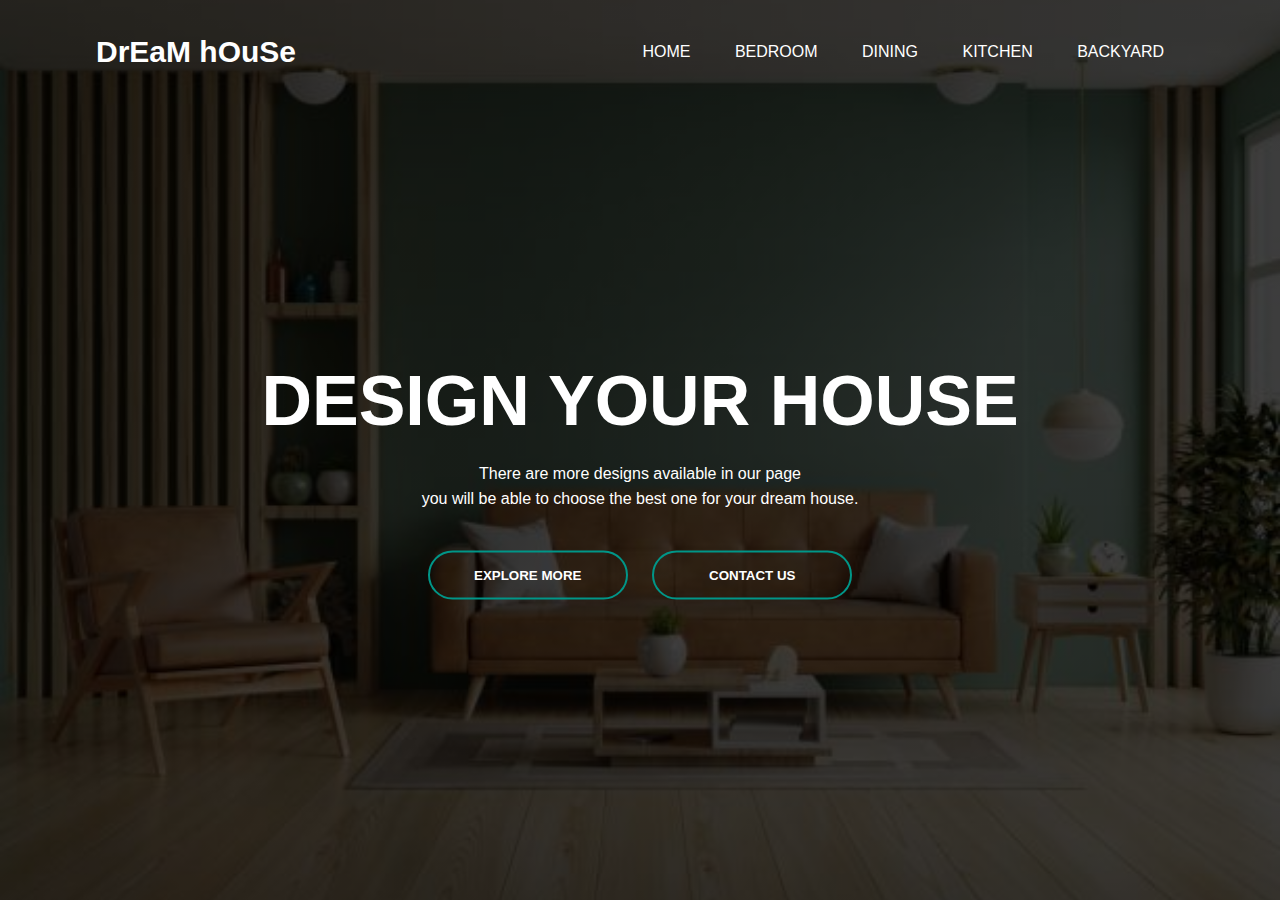
<file: DreamHouse/Index.html>
<!DOCTYPE html>
<html lang="en">
<head>
    <meta charset="UTF-8">
    <meta name="viewport" content="width=device-width, initial-scale=1.0">
    <title>HomePage</title>
    <link rel="stylesheet" href="Index.css">
</head>
<body>
    <div class="banner">
        <div class="navbar">
            <p id="dream">DrEaM hOuSe</p>
            <ul>
                <li><a href="#">Home</a></li>
                <li><a href="#">Bedroom</a></li>
                <li><a href="#">Dining</a></li>
                <li><a href="#">Kitchen</a></li>
                <li><a href="#">Backyard</a></li>
            </ul>
        </div>
        <div class="content">
            <h1>DESIGN YOUR HOUSE</h1>
            <p>There are more designs available in our page<br> you will be able to choose the best one for your dream house.</p>
            <div>
                <button type="button"><span></span>EXPLORE MORE</button>
                <button type="button"><span></span>CONTACT US</button>
            </div>
        </div>
    </div>
</body>
</html>
</file>
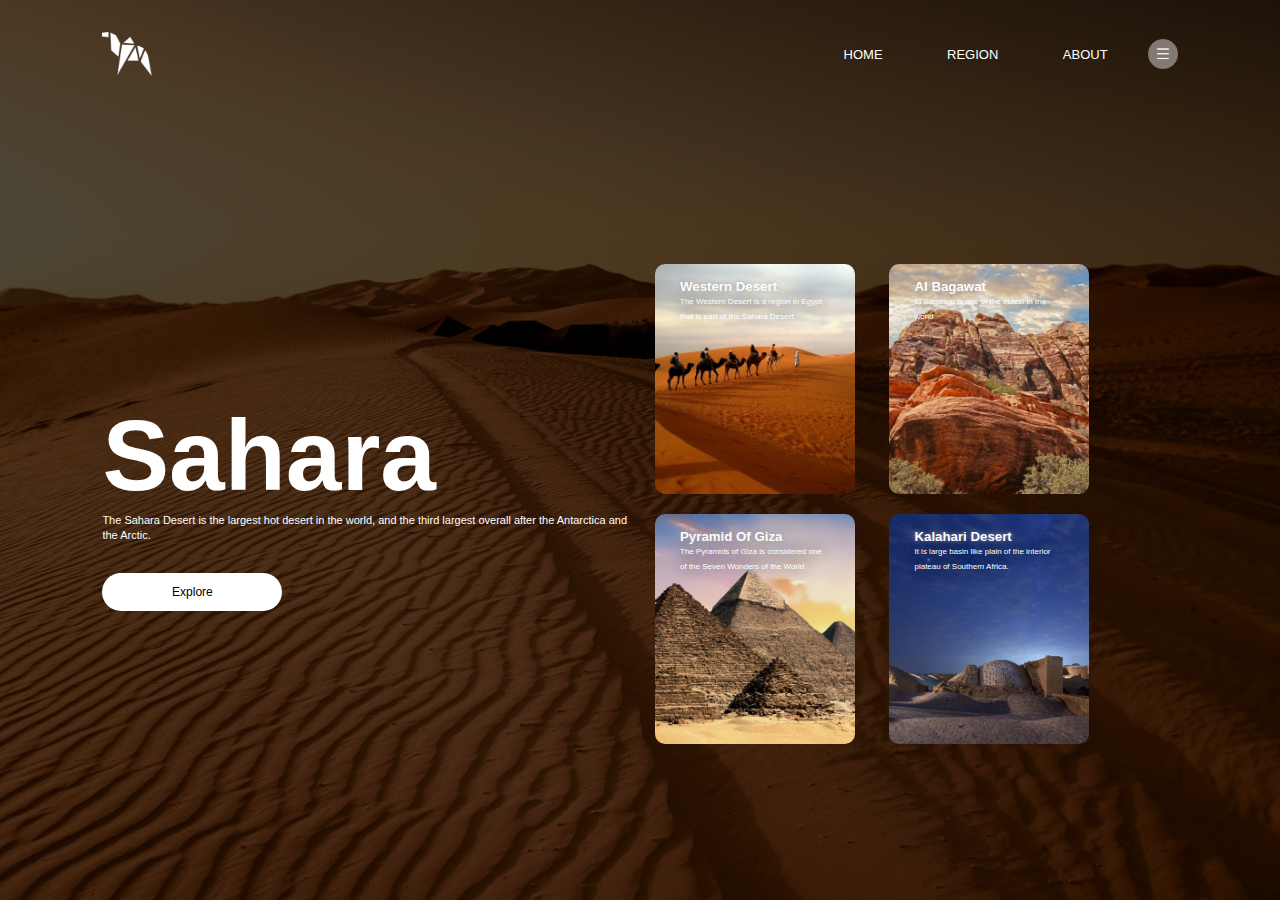
<file: Desert/WebsiteHeader.html>
<!DOCTYPE html>
<html lang="en">
<head>
    <meta charset="UTF-8">
    <meta name="viewport" content="width=\, initial-scale=1.0">
    <title>WebsiteHeader</title>
    <link rel="stylesheet" href="WebsiteHeader.css">
</head>
<body>
    <div class="container">
        <div class="navbar">
            <img src="Images/logo.png" class="logo">
            <nav>
                <ul>
                    <li><a href="">HOME</a></li>
                    <li><a href="">REGION</a></li>
                    <li><a href="">ABOUT</a></li>
                </ul>
            </nav>
            <img src="Images/menu.png" class="menu-icon">
        </div>
        <div class="row">
            <div class="col">
                <h1>Sahara</h1>
                <p>The Sahara Desert is the largest hot desert in the world, and the third largest overall after the Antarctica and the Arctic.</p>
                <button type="button">Explore</button>
            </div>
            <div class="col">
                <div class="card card1">
                    <h5>Western Desert</h5>
                    <p>The Western Desert is a region in Egypt that is part of the Sahara Desert.</p>
                </div>
                <div class="card card2">
                    <h5>AI Bagawat</h5>
                    <p>El Bagawat is one of the oldest in the world</p>
                </div>
                <div class="card card3">
                    <h5>Pyramid Of Giza</h5>
                    <p>The Pyramids of Giza is considered one of the Seven Wonders of the World</p>
                </div>
                <div class="card card4">
                    <h5>Kalahari Desert</h5>
                    <p>It is large basin like plain of the interior plateau of Southern Africa.</p>
                </div>
            </div>
        </div>
    </div>

</body>
</html>
</file>
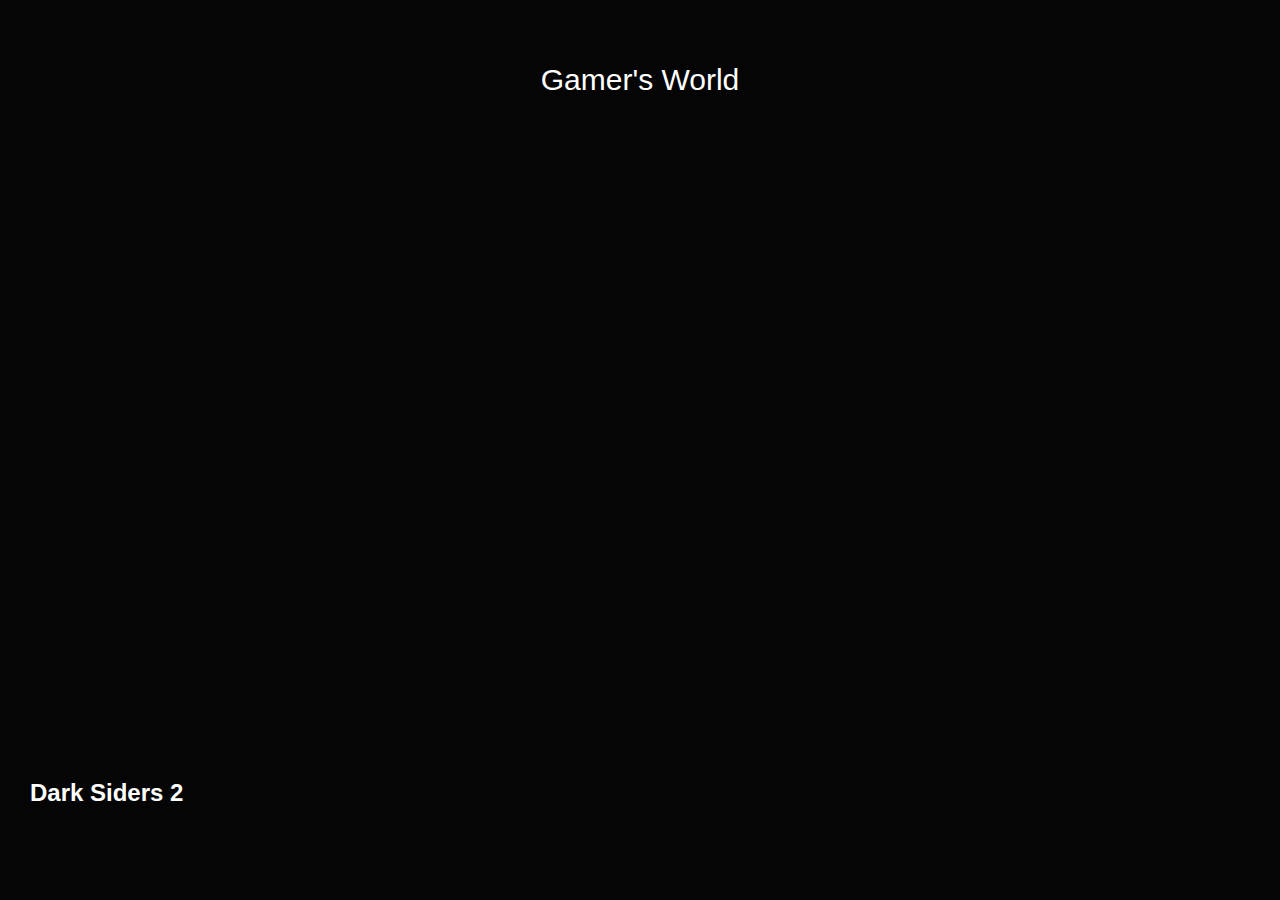
<file: Gamer's World/CardDesign.html>
<!DOCTYPE html>
<html lang="en">
<head>
    <meta charset="UTF-8">
    <meta name="viewport" content="width=device-width, initial-scale=1.0">
    <title>CardDesign</title>
    <link rel="stylesheet" href="carddesign.css">
</head>
<body>
    <dic class="flex">Gamer's World</h1>
    <div class="container">
        <div class="slide bg-image image-1 active">
            <h3>Dark Siders 2</h3>
        </div>
        <div class="slide bg-image image-2">
            <h3>Assassin's Creed</h3>
        </div>
        <div class="slide bg-image image-3">
            <h3>Dishonored</h3>
        </div>
        <div class="slide bg-image image-4">
            <h3>Watch Dogs 2</h3>
        </div>
        <div class="slide bg-image image-5">
            <h3>Call of Duty</h3>
        </div>
    </div>

    <script src="carddesign.js"></script>
</body>
</html>
</file>
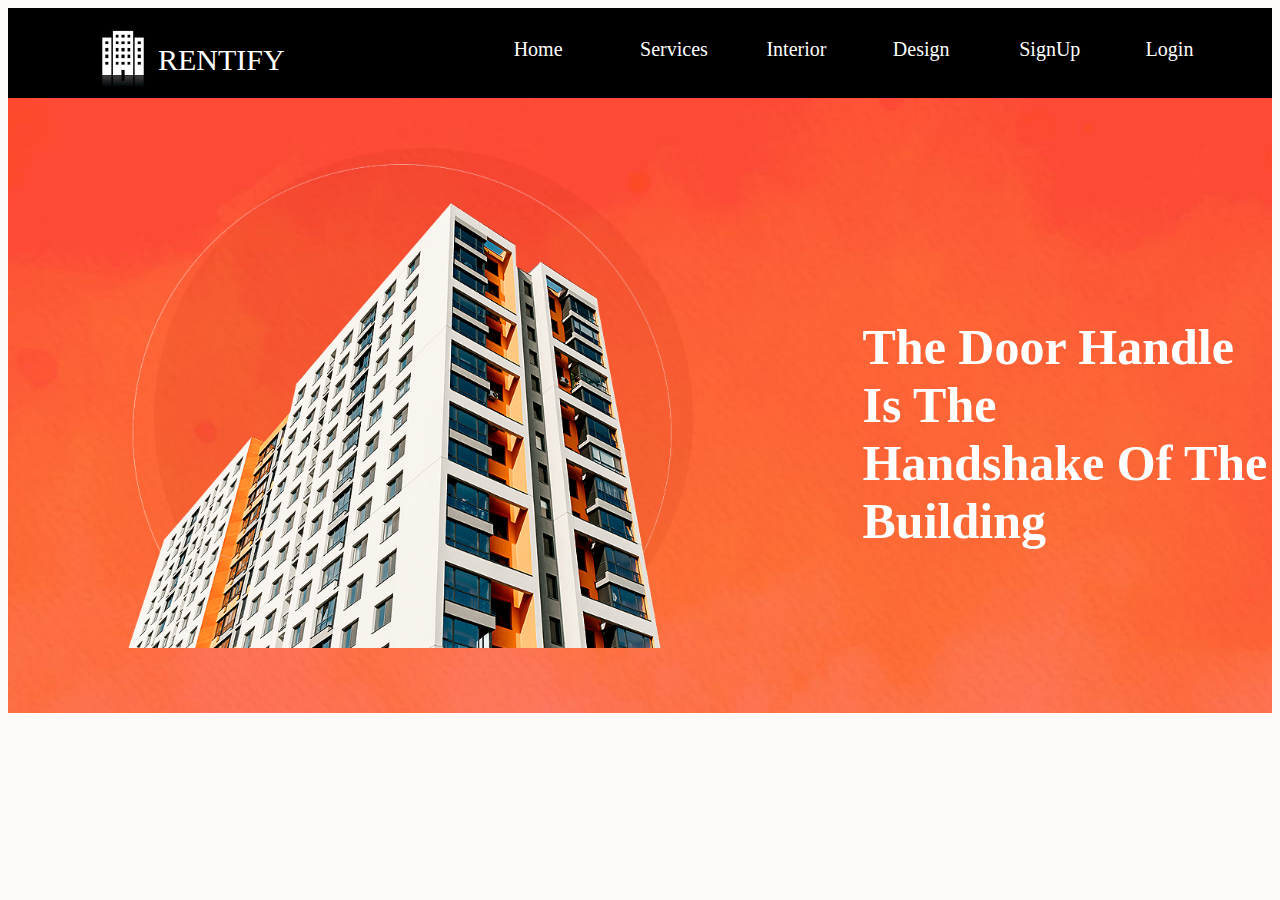
<file: HouseBuilding/House.html>
<!DOCTYPE html>
<html lang="en">
<head>
    <meta charset="UTF-8">
    <meta name="viewport" content="width=device-width, initial-scale=1.0">
    <link rel="stylesheet" href="House.css">
    <title>Index</title>
</head>
<body>
    <div class="bg">
    <div class="head">
        <div class="login">Login</div>
        <div class="signup">SignUp</div>
        <div class="design">Design</div>
        <div class="interior">Interior</div>
        <div class="services">Services</div>
        <div class="home">Home</div>
       <div class="pic">
        <img class="icon" src="icon.jpg" width="70" height="70" style="margin-top: 10px;"><p class="t">RENTIFY</p>
       </div>
    </div>
    <div class="indexbuild">
        <img class="front" src="building.png" alt="img">
        <h2>The Door Handle Is The<br> Handshake Of The Building </h2>
    </div>
    </div>
</file>
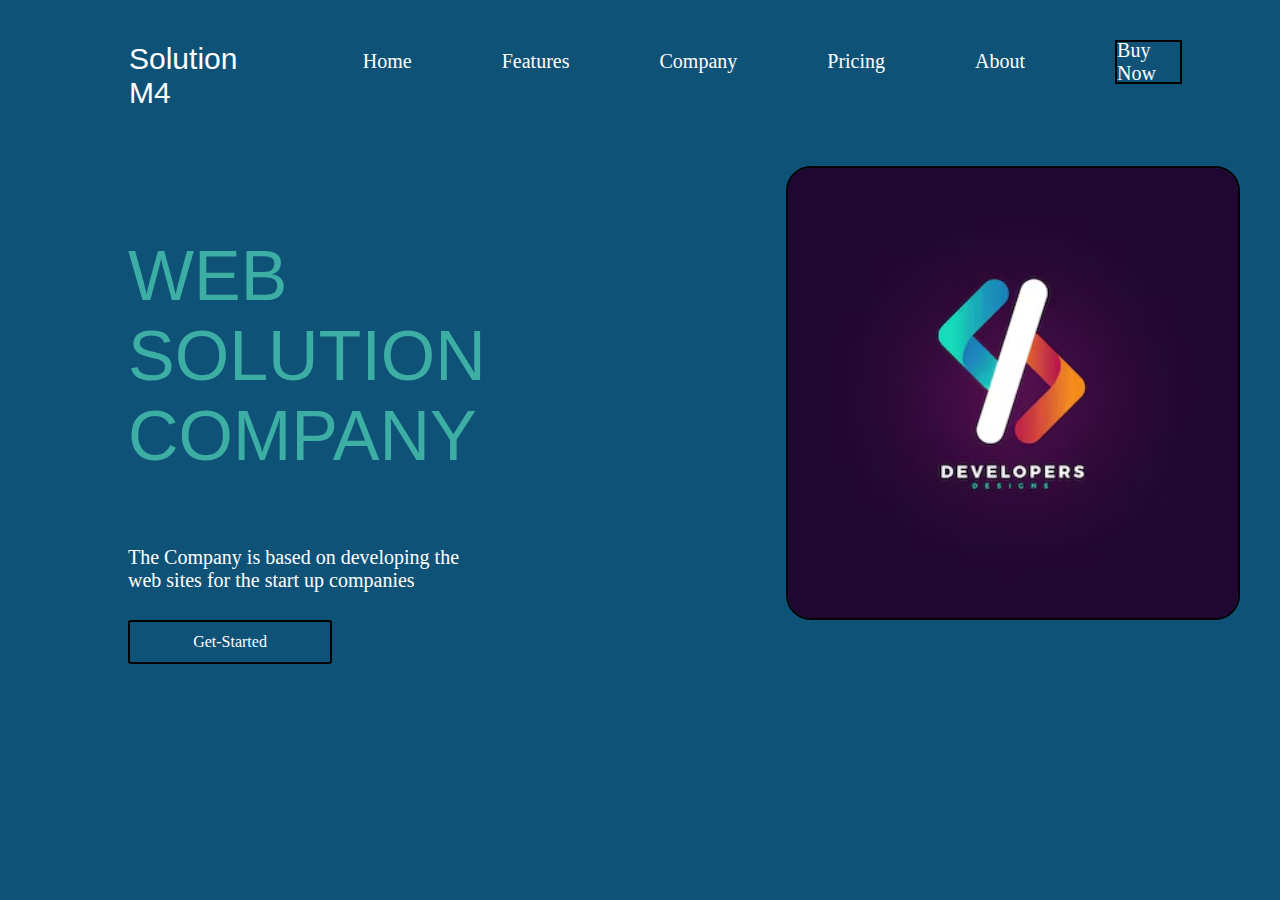
<file: HTML Dashboard 2/Portfolio.html>
<html>
    <head>
        <link rel="stylesheet" href="Portfolio.css">
    </head>
    <body>
        <ul>
            <li class="brandname">Solution M4</li>
            <li>Home</li>
            <li>Features</li>
            <li>Company</li>
            <li>Pricing</li>
            <li>About</li>
            <li class="buy-now">Buy Now</li>
        </ul>
        <div class="outer">
        <div class="first">
                <p class="websol">WEB <br> SOLUTION<br>COMPANY</p>
                <P class="webdes">The Company is based on developing the <br>web sites
                for the start up companies</p>
            </div>
            <img class="img1" src="Developers.avif">
            </div>
            <div class="get-started">
                Get-Started
            </div>
        </div>
    </body>
</html>
</file>
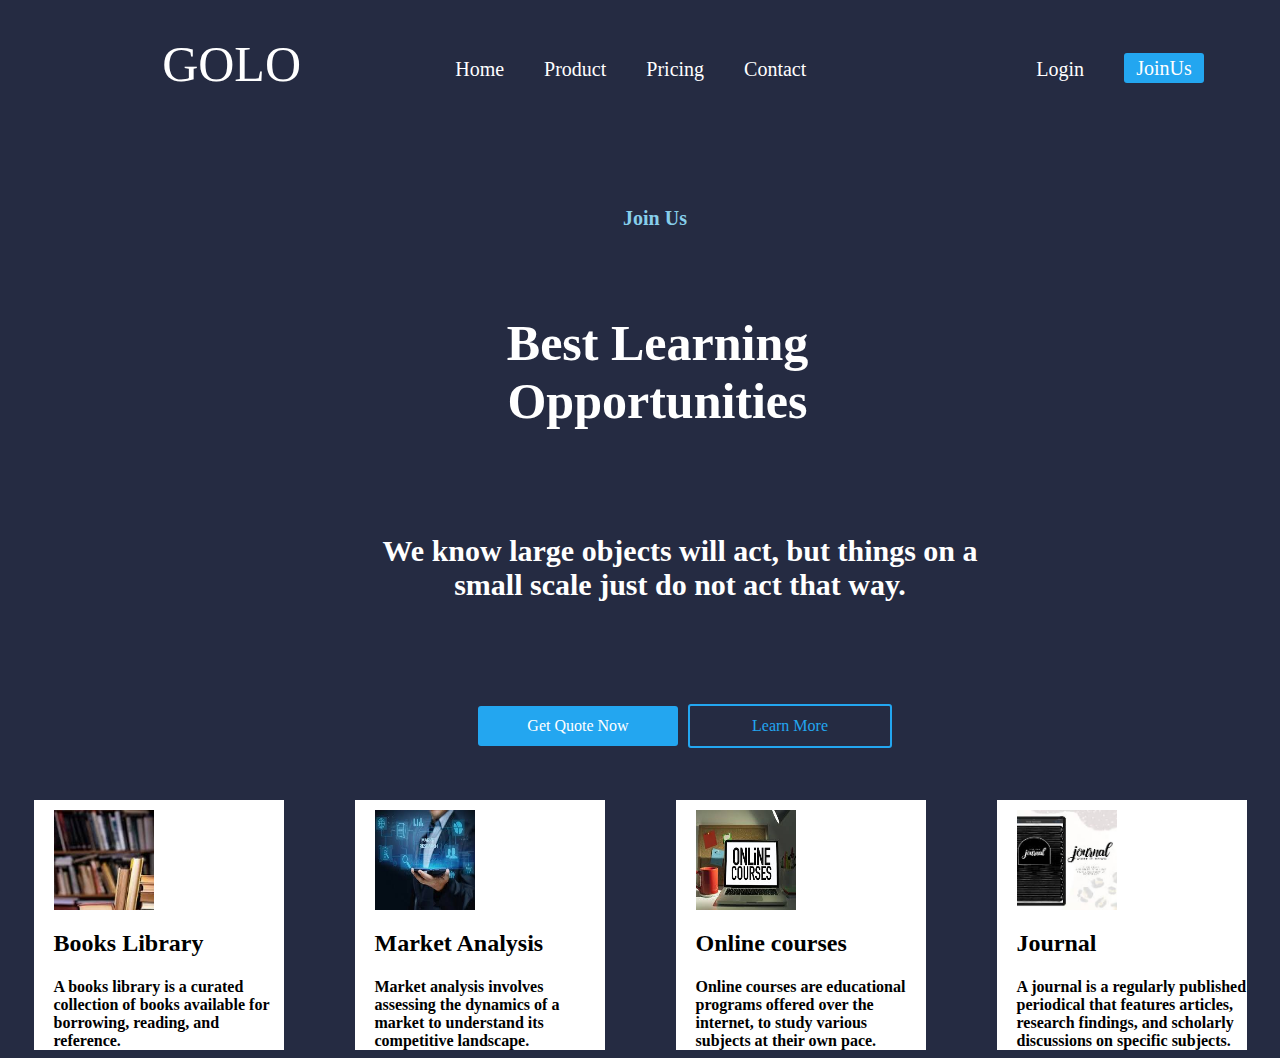
<file: HTML Day 1/Dashboardpage.html>
<html>
    <head>
        <link rel="stylesheet" href="Dashboardpage.css">
    </head>
    <body>
        <ul>
            <li class="bn">GOLO</li>
            <li>Home</li>
            <li>Product</li>
            <li>Pricing</li>
            <li>Contact</li>
            <li class="float-right">Login</li>
            <li class="float-right1">JoinUs</li>
        </ul>
        <h5>Join Us</h5>
        <h3>Best Learning <br> Opportunities</h3>
        <h6>We know large objects will act, but things on a<br>
            small scale just do not act that way.</h6>
        <div class="q">
        <div class="Quote">Get Quote Now</div>
        <div class="Learn-More">Learn More</div>
        <br><br><br><br><br><br>
        </div>

        <div class="boxes">
        <div class="box-1">
        <div class="Books">
            <img class="img1"src="LibraryBooks.jpeg">
            <h2>Books Library</h2>
           <h4>A books library is a curated collection of books available for borrowing, reading, and reference.</h4>
        </div>
        </div>
        <div class="box-2">
        <div class="Market">
            <img class="img2"src="MarketAnalysis1.jpeg">
            <h2>Market Analysis</h2>
           <h4>Market analysis involves assessing the dynamics of a market to understand its competitive landscape. </h4>
        </div>
        </div>
        <div class="box-3">
        <div class="online">
            <img class="img3" src="OnlineCourses.jpeg">
            <h2>Online courses</h2>
           <h4>Online courses are educational programs offered over the internet, 
            to study various subjects at their own pace.</h4>
        </div>
        </div>
        <div class="box-3">
        <div class="online">
            <img class="img3" src="Journal.jpeg">
            <h2>Journal</h2>
           <h4>A journal is a regularly published periodical that features articles, 
            research findings, and scholarly discussions on specific subjects. </h4>
        </div>
        </div>
        </div>
    </body>
    </html>
</file>
<file: DreamHouse/Index.css>
*{
    margin:0;
    padding:0;
    font-family: sans-serif;
}
.banner{
    width:100%;
    height:100vh;
    background-image: linear-gradient(rgba(0,0,0,0.75),rgba(0,0,0,0.75)),url(House/HomeImage.jpg);
    background-size: cover;
    background-position: center;
}
.navbar{
    width:85%;
    margin:auto;
    padding:35px 0;
    display: flex;
    align-items: center;
    justify-content: space-between;
}
.logo{
    width:120px;
    cursor:pointer;
}
.navbar ul li{
    list-style: none;
    display: inline-block;
    margin:0 20px;
    position :relative;
}

.navbar ul li a{
    text-decoration: none;
    color:#fff;
    text-transform: uppercase;
}
.navbar ul li::after{
    content:'';
    height:3px;
    width:0;
    background: #009688;
    position:absolute;
    left:0;
    bottom: -10px;
    transition: 0.5s;
}
.navbar ul li:hover::after{
    width:100%;
}
.content{
    width:100%;
    position: absolute;
    top:50%;
    transform: translateY(-50%);
    text-align: center;
    color:#fff;
}
.content h1{
    font-size: 70px;
    margin-top: 80px;
}
.content p{
    margin: 20px auto;
    font-weight: 100;
    line-height: 25px;
}
button{
    width:200px;
    padding:15px 0;
    text-align: center;
    margin:20px 10px;
    border-radius: 25px;
    font-weight: bold;
    border: 2px solid #009688;
    background: transparent;
    color:#fff;
    cursor:pointer;
    position: relative;
    overflow: hidden;
}
span{
    background: #009688;
    height: 100%;
    width:0;
    border-radius: 25px;
    position: absolute;
    left:0;
    bottom: 0;
    z-index: -1;
    transition:0.5s ;
}
button:hover span{
    width:100%;
}
button:hover{
    border:none;
}
#dream{
    color:white;
    font-weight: bold;
    font-size: 30px;
}
#inter{
   width:5%;
   margin-left: -440px;
}
</file>
<file: Desert/WebsiteHeader.css>
*{
    margin:0;
    padding:0;
    font-family: sans-serif;
}
.container{
    width:100%;
    height:100vh;
    background-image: linear-gradient(rgba(0,0,0,0.7),rgba(0,0,0,0.7)),url(Images/background.png);
    background-position: center;
    background-size: cover;
    padding-left: 8%;
    padding-right: 8%;
    box-sizing: border-box;
}
.navbar{
    height:12%;
    display: flex;
    align-items: center;
}
.logo{
    width:50px;
    cursor: pointer;
}
.menu-icon{
    width:30px;
    cursor:pointer;
    margin-left: 40px;
}
nav{
    flex:1;
    text-align: right;
}
nav ul li{
    list-style: none;
    display: inline-block;
    margin-left: 60px;
}
nav ul li a{
    text-decoration: none;
    color:#fff;
    font-size:13px;
}
.row{
    display: flex;
    height:88%;
    align-items: center;
}
.col{
    flex-basis: 50%;
}
h1{
    color:#fff;
    font-size: 100px;
}
p{
    color:#fff;
    font-size: 11px;
    line-height:15px;
}
button{
    width:180px;
    color:#000;
    font-size: 12px;
    padding:12px 0;
    background: #fff;
    border: 0;
    border-radius: 20px;
    outline:none;
    margin-top: 30px;
}
.card{
    width:200px;
    height:230px;
    display:inline-block;
    border-radius: 10px;
    padding: 15px 25px;
    box-sizing: border-box;
    cursor:pointer;
    margin:10px 15px;
    background-position: center;
    background-size: cover;
    transition: transform 0.5s;
}
.card1{
    background-image: url(Images/pic-1.png);
}
.card2{
    background-image: url(Images/pic-2.png);
}
.card3{
    background-image: url(Images/pic-3.png);
}
.card4{
    background-image: url(Images/pic-4.png);
}

.card:hover{
    transform: translateY(-10px);
}
h5{
    color:#fff;
    text-shadow: 0 0 5px #999;
}
.card p{
    text-shadow: 0 0 15px #000;
    font-size: 8px;
}
</file>
<file: Gamer's World/carddesign.css>
*{
    box-sizing: border-box;
}

body{
    font-family: sans-serif;
    display: flex;
    align-items: center;
    justify-content: center;
    height:100vh;
    margin:0;
    background-color: rgb(5,5,5);
    color:#fff;

}

.container{
    display: flex;
    width:100vw;

}

.bg-image{
    background-size: cover;
    background-position: center;
    background-repeat: no-repeat;
}

.image-1{
    background-image:url(https://wallpapercave.com/dwp2x/wp3163455.jpg);
}
.image-2{
    background-image:url(https://wallpapercave.com/dwp2x/wp3163465.jpg);
}
.image-3{
    background-image:url(https://wallpapercave.com/dwp2x/wp4257699.jpg);
}
.image-4{
    background-image:url(https://wallpapercave.com/dwp2x/wp4257708.jpg);
}
.image-5{
    background-image:url(https://wallpapercave.com/dwp2x/wp3163453.jpg);
}
.slide{
    position: relative;
    height:80vh;
    flex:0.5;
    border-radius: 50px;
    color:#fff;
    margin:10px;
    cursor:pointer;
    transition: all 700ms ease-in;
}

.slide h3{
    position: absolute;
    bottom:20px;
    left:20px;
    opacity:0;
    margin:0;
    font-size: 24px;
}

@media (max-width: 480px)
{
    .slide:nth-of-type(4),
    .slide:nth-of-type(5){
     display: none;
    }
}


.slide.active{
    flex:5;
}

.slide.active h3{
    opacity: 1;
    transition: opacity 0.3s ease-in 0.4s;
}
.flex{
    display: flex;
    flex-direction: column;
    justify-content: center;
    align-items: center;
    font-size: 30px;
}
</file>
<file: HouseBuilding/House.css>
.head{
    height:90px;
    width:auto;
    background-color:black;
}
.pic{
    display:flex;
    height:4px;
    width:2px;
    margin-left: 80px; 
    color:white; 
    font-size: 30px;
}

.icon{
    width:70;
    height:70;
    margin-top: 10px;
}
h2{
    color: white; 
    margin-top: 220px; 
    margin-left: 170px; 
    font-size: 50px;
}
.bg{
    background-image: url('background.jpg'); 
    width: auto;
    height: 705px;
    background-position: center; 
    background-repeat: no-repeat;
    margin: 0;
    padding: 0;
}
.indexbuild{
    display: flex;
}
.t{
    margin-top: 35px;
}
.front{
    height:500px; 
    margin-left:120px; 
    margin-top: 50px
}
.home,.design,.interior,.services,.login,.signup{
    color:white;
    float:right;  
    width:10%; 
    margin-top:30px; 
    font-size: 20px
}

.services:hover,.home:hover,.design:hover,.interior:hover,.signup:hover,.login:hover{
    color:#808080;
}

body{
    background-size: 100% auto;
    background-repeat: no-repeat;
    background-color:snow;
}
.topbar{
    width:auto;
    height:90px;
    text-align: center;
    background-color: black;
    position:relative;
}
</file>
<file: HTML Dashboard 2/Portfolio.css>
.first{
    width:auto;
    height:auto;
}
.outer{
    display: flex;
    flex-direction: row;
}
ul{
    width:auto;
    height:100px;
    display: flex;
    text-decoration: none;
    list-style-type: none;
    margin-top: 50px;
    margin-left: 50px;
}
li{
    height:50px;
    width:auto;
    margin-right: 90px;
    font-size: 20px;
    color:white;
}
body{
    background-color: #0F5278;
}
.websol{
    font-size: 70px;
    font-family: 'Franklin Gothic Medium', 'Arial Narrow', Arial, sans-serif;
    color:#3caea3;
    padding-left: 120px;
}
.webdes{
    color:white;
    font-size:20px;
    padding-left:120px;
}
.buy-now{
    width:140px;
    height:40px;
    border:2px solid black;
    display: flex;
    justify-content: center;
    align-items: center;
    margin-top: -10px;
    font-size: 20px;
}
.get-started{
        display: flex;
        flex-direction: row;
        width:200px;
        height:40px;
        text-align: center;
        background-color:none;
        color:white;
        border:2px solid black;
        border-radius: 3px 3px 3px 3px; 
        align-items: center;
        justify-content: center;
        margin-left: 120px;
}
.brandname{
    width:320px;
    margin-left: 31px;
    font-size: 30px;
    margin-top: -8px;
    font-family: 'Gill Sans', 'Gill Sans MT', Calibri, 'Trebuchet MS', sans-serif;
}
.img1{
    border: 2px solid black;
    border-radius: 25px;
    width:450px;
    height:450px;
    margin-left:300px;
}
li:hover{
    color:#3caea3;
}
.brandname:hover{
    color:white;
}
.buy-now:hover{
    color:#3caea3;
}
.get-started:hover{
    color:#3caea3;
}
</file>
<file: HTML Day 1/Dashboardpage.css>
body{
    background-color: #252b42;
    text-align: center;
    display: flex;
    flex-direction: column;
}
ul{
    width:auto;
    height:100px;
    display: flex;
    text-decoration: none;
    list-style-type: none;
    margin-top: 50px;
}
.bn{
    width: 30%;
    font-size:50px;
    margin-top:-23px;
}
li{
    height:50px;
    width:auto;
    margin-right: 40px;
    color: white;
    font-size: 20px;
}
.img1,.img2,.img3{
    width:100px;
    height:100px;
}
.float-right{
    margin-left: 190px;
}
.float-right1{
    color:white;
    background-color:#23a6f0;
    border-radius: 3px 3px 3px 3px; 
    width:80px;
    height:30px;
    display: flex;
    text-align: center;
    align-items: center;
    justify-content: center;
    margin-top: -5px;
}
.pg{
    text-align: right;
    float: right;
}
h5{
    color:skyblue;
    font-size:20px;
    margin-left: 30px;
}
h6{
    color:white;
    font-size: 30px;
    margin-left: 80px;
}
h3{
    display: flex;
    flex-direction: row;
    color:white;
    width: auto;
    text-align: center;
    font-size: 50px;
    justify-content: center;
    margin-left: 35px;
    height:100px;
}
.boxes{
    display: flex;
    flex-direction: row;
    gap:0px;
    margin-top: 20px;
    justify-content: space-around;
}
.box-1{
    justify-content: space-between;
    text-align: center;
    gap:3px;
    background-color:white;
    height:250px;
    width:250px;
}
.box-2{
    margin-left: 20px;
    text-align: center;
    gap:3px;
    background-color:white;
    height:250px;
    width:250px;
}
.box-3{
    margin-left: 20px;
    text-align: center;
    gap:3px;
    background-color:white;
    height:250px;
    width:250px;
}
.Quote{
    display: flex;
    flex-direction: row;
    width:200px;
    height:40px;
    text-align: center;
    background-color:#23a6f0;
    border: 2px red;
    border-radius: 3px 3px 3px 3px; 
    color:white;
    align-items: center;
    justify-content: center;
}
.Learn-More{
    display: flex;
    flex-direction: row;
    width:200px;
    height:40px;
    text-align: center;
    background-color:none;
    color:#23a6f0;
    border:2px solid #23a6f0;
    border-radius: 3px 3px 3px 3px; 
    align-items: center;
    justify-content: center;
}
.q{
    margin-left: 100px;
    display: flex;
    flex-direction: row;
    gap:10px;
    align-items: center;
    justify-content: center;
}
.Market,.online,.Books{
    text-align: left;
    margin-left: 20px;
    margin-top: 10px;
}
h2{
    margin-top: 20px;
}
</file>
